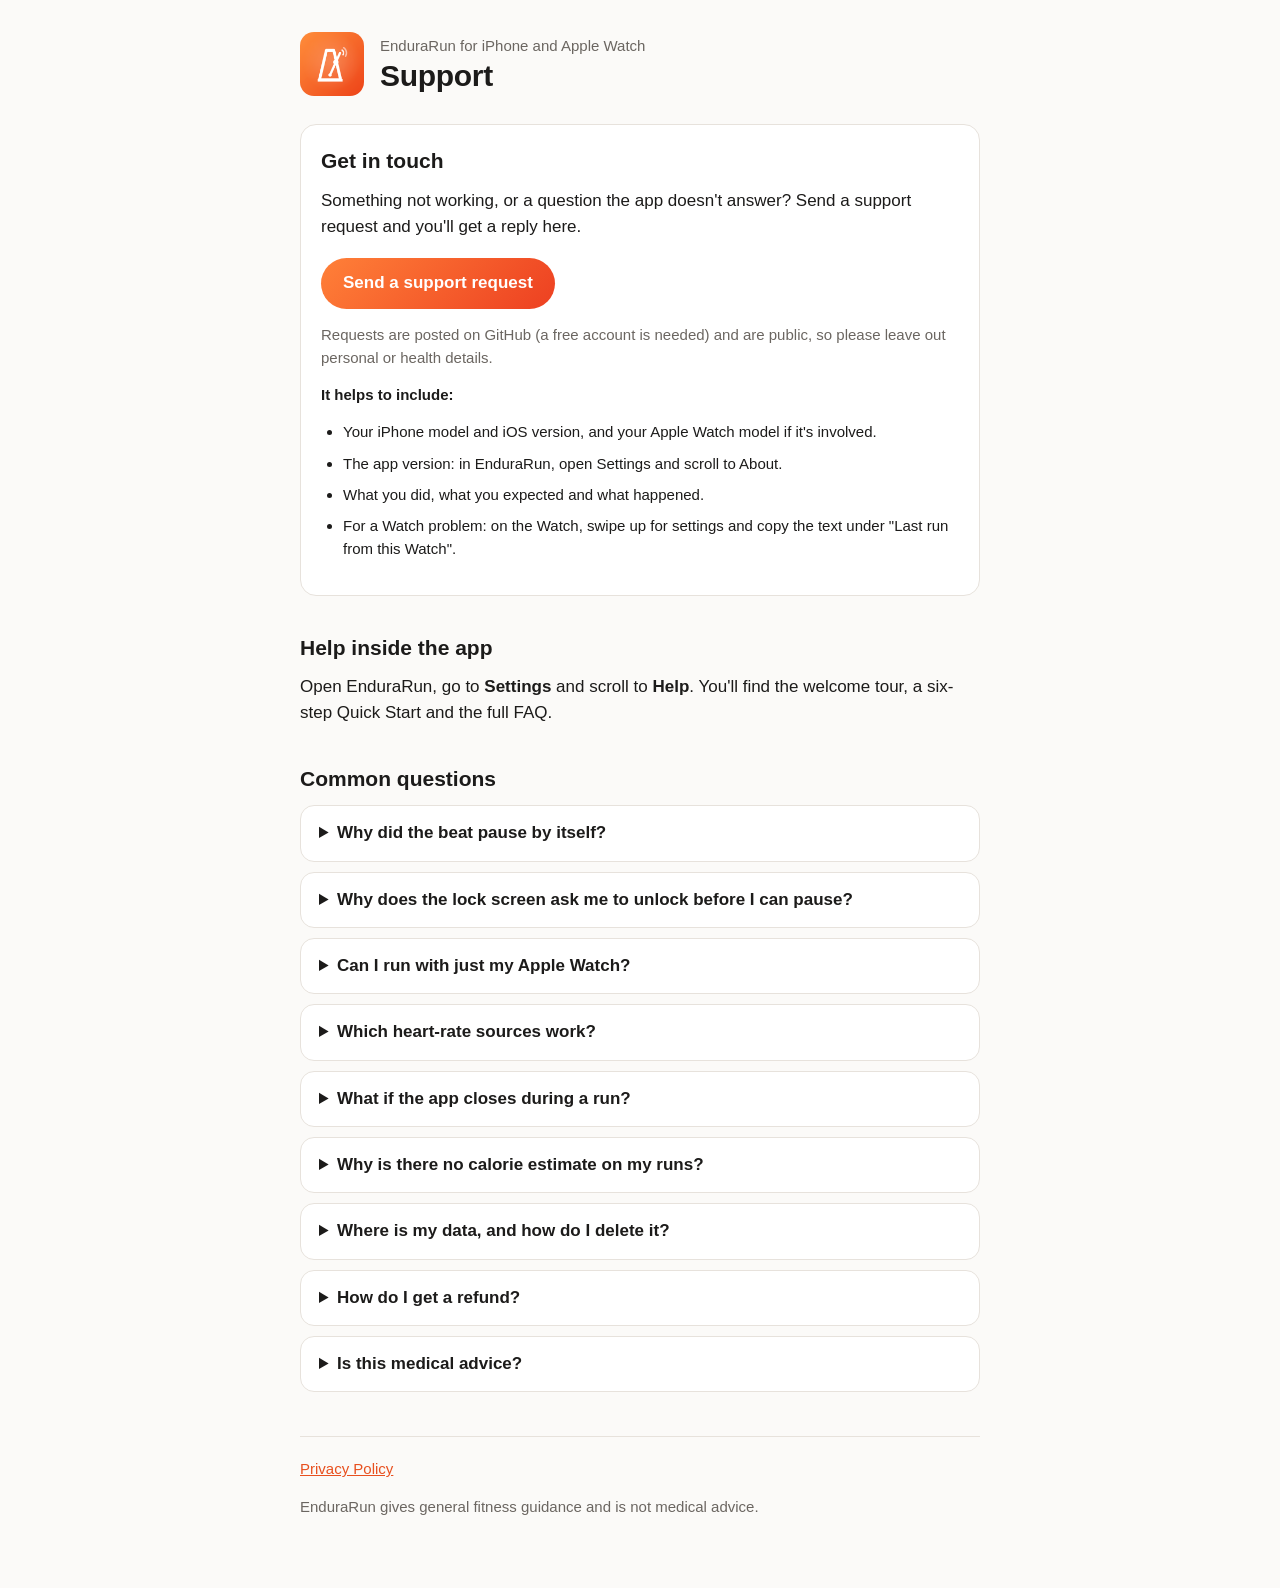
<file: index.html>
<!doctype html>
<html lang="en">
<head>
<meta charset="utf-8">
<meta name="viewport" content="width=device-width, initial-scale=1">
<title>EnduraRun Support</title>
<meta name="description" content="Help and contact for EnduraRun, the running metronome and coach for iPhone and Apple Watch.">
<link rel="icon" href="icon.png">
<link rel="apple-touch-icon" href="icon.png">
<link rel="stylesheet" href="style.css">
</head>
<body>
<main>
  <header class="app">
    <img src="icon.png" alt="EnduraRun app icon" width="64" height="64">
    <div>
      <p class="name">EnduraRun for iPhone and Apple Watch</p>
      <h1>Support</h1>
    </div>
  </header>

  <div class="card">
    <h2 style="margin-top:0">Get in touch</h2>
    <p>Something not working, or a question the app doesn't answer? Send a support request and you'll get a reply here.</p>
    <a class="button" href="https://github.com/rynity2/endurarun-support/issues/new">Send a support request</a>
    <p class="small muted">Requests are posted on GitHub (a free account is needed) and are public, so please leave out personal or health details.</p>
    <p class="small"><strong>It helps to include:</strong></p>
    <ul class="small">
      <li>Your iPhone model and iOS version, and your Apple Watch model if it's involved.</li>
      <li>The app version: in EnduraRun, open Settings and scroll to About.</li>
      <li>What you did, what you expected and what happened.</li>
      <li>For a Watch problem: on the Watch, swipe up for settings and copy the text under "Last run from this Watch".</li>
    </ul>
  </div>

  <h2>Help inside the app</h2>
  <p>Open EnduraRun, go to <strong>Settings</strong> and scroll to <strong>Help</strong>. You'll find the welcome tour, a six-step Quick Start and the full FAQ.</p>

  <h2>Common questions</h2>

  <details>
    <summary>Why did the beat pause by itself?</summary>
    <p>A call, Siri, or headphones disconnecting. EnduraRun never plays out of your iPhone's speaker in the middle of a run. It resumes when the call ends or your headphones reconnect, or you can tap Resume. Paused time isn't counted in your run.</p>
  </details>

  <details>
    <summary>Why does the lock screen ask me to unlock before I can pause?</summary>
    <p>That's an iPhone rule: buttons on a locked phone only work after Face ID or your passcode, for every app. A glance at the phone is usually enough. Without unlocking you can still stop from the Apple Watch app or say "Hey Siri, stop EnduraRun".</p>
  </details>

  <details>
    <summary>Can I run with just my Apple Watch?</summary>
    <p>Yes. Tap Start on the Watch. If music is already playing on the Watch, the beat starts from the Watch at once, over that music and through the same headphones. Otherwise it asks your iPhone first: if the iPhone is nearby it plays the beat as usual, and if it doesn't answer within a few seconds the Watch plays the beat itself.</p>
    <p>If the Watch says "On Watch speaker", your headphones are connected to the iPhone and not to the Watch: start your music on the Watch first. To always play from the Watch, swipe up on the Watch and set "Tones from" to "Always this Watch".</p>
  </details>

  <details>
    <summary>Which heart-rate sources work?</summary>
    <p>Apple Watch (with the EnduraRun Watch app), AirPods Pro 3 or Powerbeats Pro 2 (turn on Apple Health in Settings), and Bluetooth chest straps or armbands that use the standard heart-rate profile.</p>
  </details>

  <details>
    <summary>What if the app closes during a run?</summary>
    <p>Your run is saved as you go. If the app is closed or your phone restarts mid-run, everything up to the last half minute is kept and appears in History the next time you open EnduraRun.</p>
  </details>

  <details>
    <summary>Why is there no calorie estimate on my runs?</summary>
    <p>The estimate needs your weight. Add it in Settings, or connect Apple Health. It is always an estimate: people differ by around 10%.</p>
  </details>

  <details>
    <summary>Where is my data, and how do I delete it?</summary>
    <p>On your iPhone, synced through your own private iCloud. There's no account and no EnduraRun server, so nobody else receives it.</p>
    <p>Delete single runs in the History tab, or delete the app to remove everything on the iPhone. To remove the iCloud copy: iPhone Settings, your name, iCloud, Manage Storage, EnduraRun. More in the <a href="privacy/">Privacy Policy</a>.</p>
  </details>

  <details>
    <summary>How do I get a refund?</summary>
    <p>Purchases are handled by Apple. Request a refund at <a href="https://reportaproblem.apple.com">reportaproblem.apple.com</a>.</p>
  </details>

  <details>
    <summary>Is this medical advice?</summary>
    <p>No. EnduraRun gives general fitness guidance and doesn't diagnose anything. If you have a health condition or feel unwell while running, stop and check with a doctor.</p>
  </details>

  <footer>
    <p><a href="privacy/">Privacy Policy</a></p>
    <p>EnduraRun gives general fitness guidance and is not medical advice.</p>
  </footer>
</main>
</body>
</html>
</file>
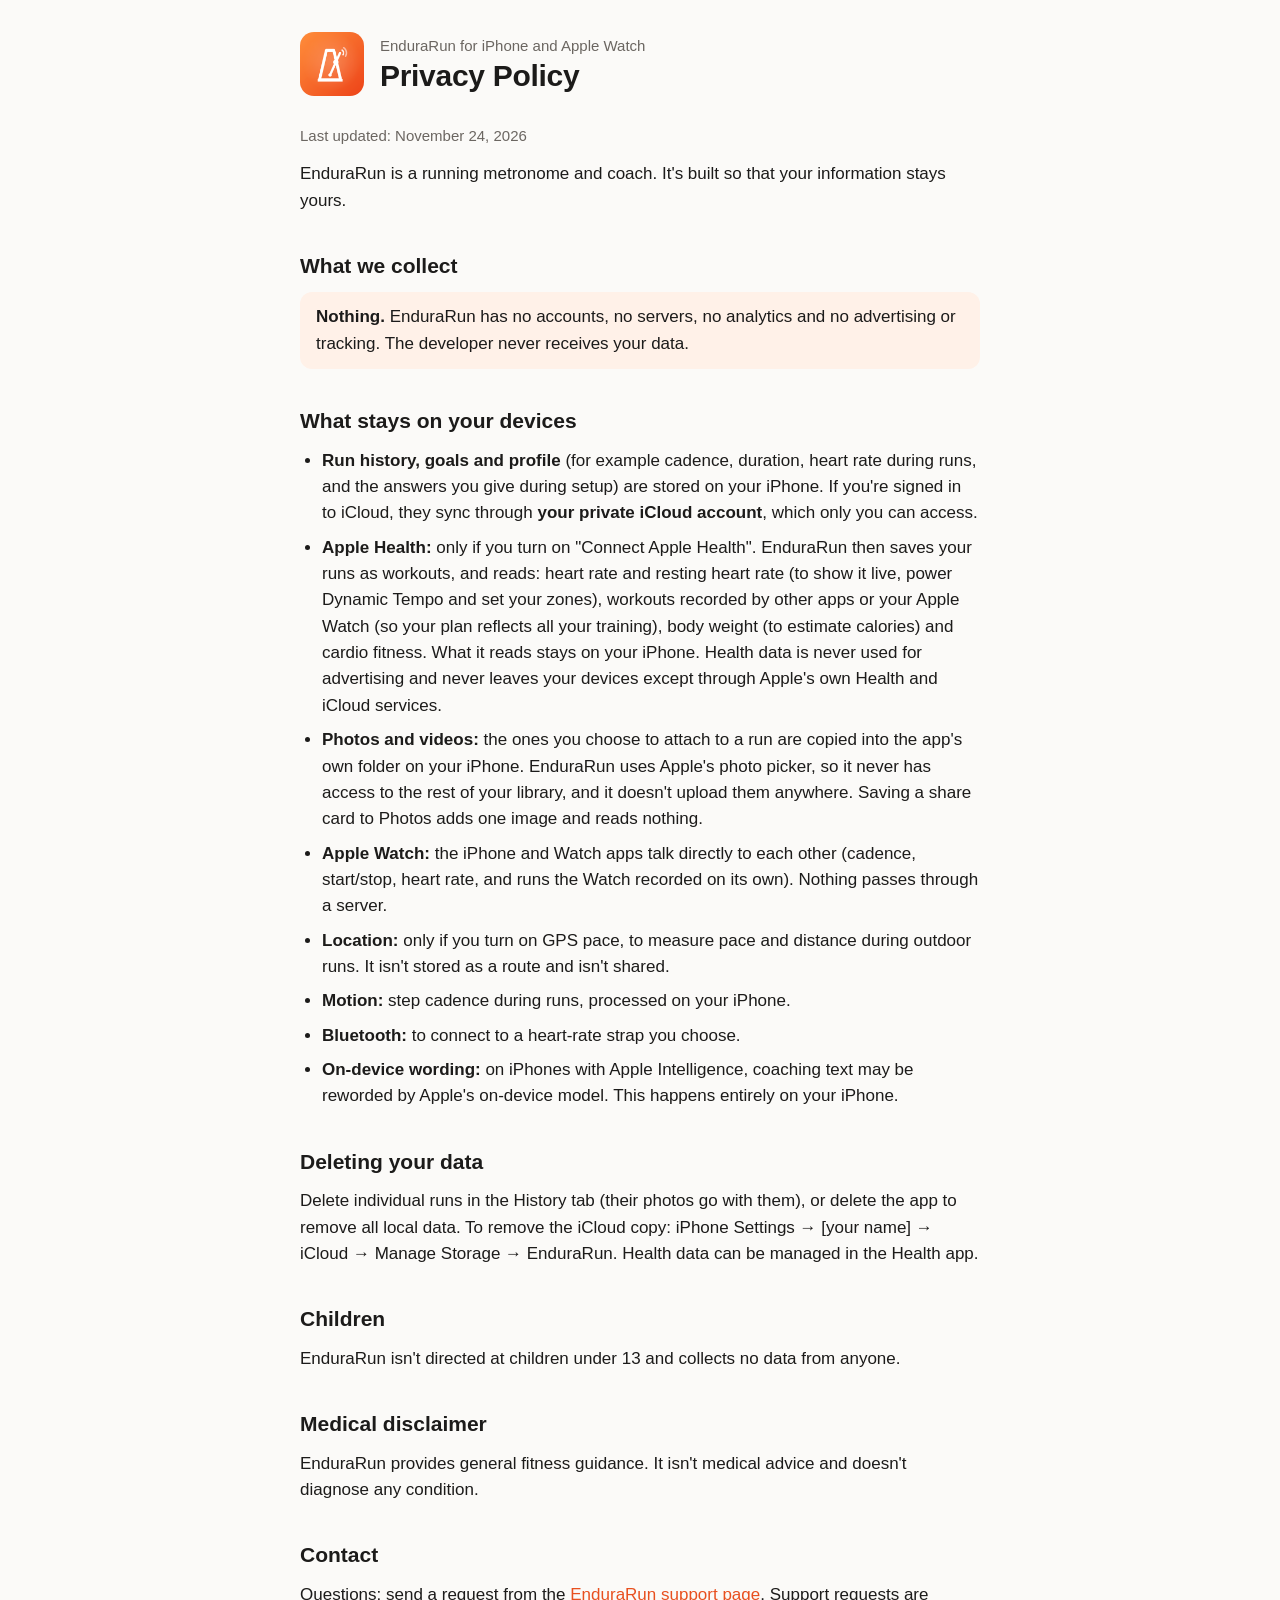
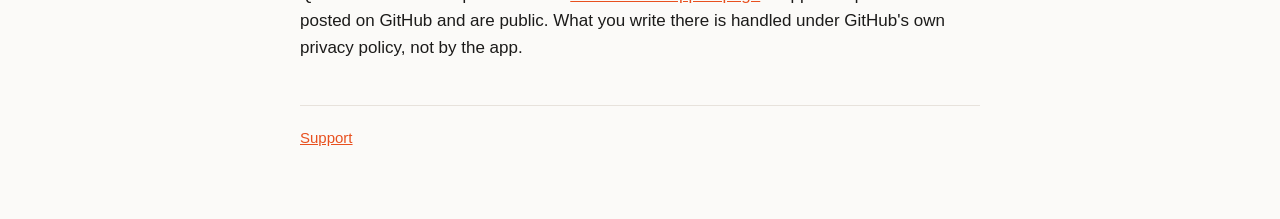
<file: privacy/index.html>
<!doctype html>
<html lang="en">
<head>
<meta charset="utf-8">
<meta name="viewport" content="width=device-width, initial-scale=1">
<title>EnduraRun Privacy Policy</title>
<meta name="description" content="EnduraRun collects nothing: no accounts, no servers, no analytics, no advertising or tracking.">
<link rel="icon" href="../icon.png">
<link rel="apple-touch-icon" href="../icon.png">
<link rel="stylesheet" href="../style.css">
</head>
<body>
<main>
  <header class="app">
    <img src="../icon.png" alt="EnduraRun app icon" width="64" height="64">
    <div>
      <p class="name">EnduraRun for iPhone and Apple Watch</p>
      <h1>Privacy Policy</h1>
    </div>
  </header>

  <p class="muted small">Last updated: November 24, 2026</p>
  <p>EnduraRun is a running metronome and coach. It's built so that your information stays yours.</p>

  <h2>What we collect</h2>
  <p class="note"><strong>Nothing.</strong> EnduraRun has no accounts, no servers, no analytics and no advertising or tracking. The developer never receives your data.</p>

  <h2>What stays on your devices</h2>
  <ul>
    <li><strong>Run history, goals and profile</strong> (for example cadence, duration, heart rate during runs, and the answers you give during setup) are stored on your iPhone. If you're signed in to iCloud, they sync through <strong>your private iCloud account</strong>, which only you can access.</li>
    <li><strong>Apple Health:</strong> only if you turn on "Connect Apple Health". EnduraRun then saves your runs as workouts, and reads: heart rate and resting heart rate (to show it live, power Dynamic Tempo and set your zones), workouts recorded by other apps or your Apple Watch (so your plan reflects all your training), body weight (to estimate calories) and cardio fitness. What it reads stays on your iPhone. Health data is never used for advertising and never leaves your devices except through Apple's own Health and iCloud services.</li>
    <li><strong>Photos and videos:</strong> the ones you choose to attach to a run are copied into the app's own folder on your iPhone. EnduraRun uses Apple's photo picker, so it never has access to the rest of your library, and it doesn't upload them anywhere. Saving a share card to Photos adds one image and reads nothing.</li>
    <li><strong>Apple Watch:</strong> the iPhone and Watch apps talk directly to each other (cadence, start/stop, heart rate, and runs the Watch recorded on its own). Nothing passes through a server.</li>
    <li><strong>Location:</strong> only if you turn on GPS pace, to measure pace and distance during outdoor runs. It isn't stored as a route and isn't shared.</li>
    <li><strong>Motion:</strong> step cadence during runs, processed on your iPhone.</li>
    <li><strong>Bluetooth:</strong> to connect to a heart-rate strap you choose.</li>
    <li><strong>On-device wording:</strong> on iPhones with Apple Intelligence, coaching text may be reworded by Apple's on-device model. This happens entirely on your iPhone.</li>
  </ul>

  <h2>Deleting your data</h2>
  <p>Delete individual runs in the History tab (their photos go with them), or delete the app to remove all local data. To remove the iCloud copy: iPhone Settings → [your name] → iCloud → Manage Storage → EnduraRun. Health data can be managed in the Health app.</p>

  <h2>Children</h2>
  <p>EnduraRun isn't directed at children under 13 and collects no data from anyone.</p>

  <h2>Medical disclaimer</h2>
  <p>EnduraRun provides general fitness guidance. It isn't medical advice and doesn't diagnose any condition.</p>

  <h2>Contact</h2>
  <p>Questions: send a request from the <a href="../">EnduraRun support page</a>. Support requests are posted on GitHub and are public. What you write there is handled under GitHub's own privacy policy, not by the app.</p>

  <footer>
    <p><a href="../">Support</a></p>
  </footer>
</main>
</body>
</html>
</file>
<file: style.css>
:root {
  --bg: #fbfaf8;
  --card: #ffffff;
  --text: #1c1b1a;
  --muted: #6b6661;
  --line: #e7e2dc;
  --accent: #e8501f;
  --accent-soft: #fff1e8;
}
@media (prefers-color-scheme: dark) {
  :root {
    --bg: #131211;
    --card: #1d1b1a;
    --text: #f3efeb;
    --muted: #a59e97;
    --line: #2e2b29;
    --accent: #ff8038;
    --accent-soft: #2a1c14;
  }
}
* { box-sizing: border-box; }
html { -webkit-text-size-adjust: 100%; }
body {
  margin: 0;
  background: var(--bg);
  color: var(--text);
  font: 17px/1.55 -apple-system, BlinkMacSystemFont, "SF Pro Text", "Segoe UI", Roboto, Helvetica, Arial, sans-serif;
}
main { max-width: 720px; margin: 0 auto; padding: 32px 20px 56px; }
header.app { display: flex; align-items: center; gap: 16px; margin-bottom: 28px; }
header.app img { width: 64px; height: 64px; border-radius: 14px; }
header.app .name { font-size: 15px; color: var(--muted); margin: 0; }
h1 { font-size: 30px; line-height: 1.2; margin: 0; letter-spacing: -0.01em; }
h2 { font-size: 21px; margin: 36px 0 10px; }
p { margin: 0 0 14px; }
a { color: var(--accent); }
ul { padding-left: 22px; margin: 0 0 14px; }
li { margin-bottom: 8px; }
.muted { color: var(--muted); }
.small { font-size: 15px; }
.card {
  background: var(--card);
  border: 1px solid var(--line);
  border-radius: 16px;
  padding: 20px;
  margin: 0 0 16px;
}
.button {
  display: inline-block;
  background: linear-gradient(135deg, #ff8038, #ed4021);
  color: #fff;
  text-decoration: none;
  font-weight: 600;
  padding: 12px 22px;
  border-radius: 999px;
  margin: 4px 0 14px;
}
details {
  background: var(--card);
  border: 1px solid var(--line);
  border-radius: 14px;
  padding: 0 18px;
  margin-bottom: 10px;
}
summary { cursor: pointer; font-weight: 600; padding: 14px 0; }
details p { color: var(--muted); }
details p:last-child { padding-bottom: 6px; }
.note { background: var(--accent-soft); border-radius: 12px; padding: 12px 16px; }
footer { margin-top: 44px; padding-top: 20px; border-top: 1px solid var(--line); color: var(--muted); font-size: 15px; }
</file>
